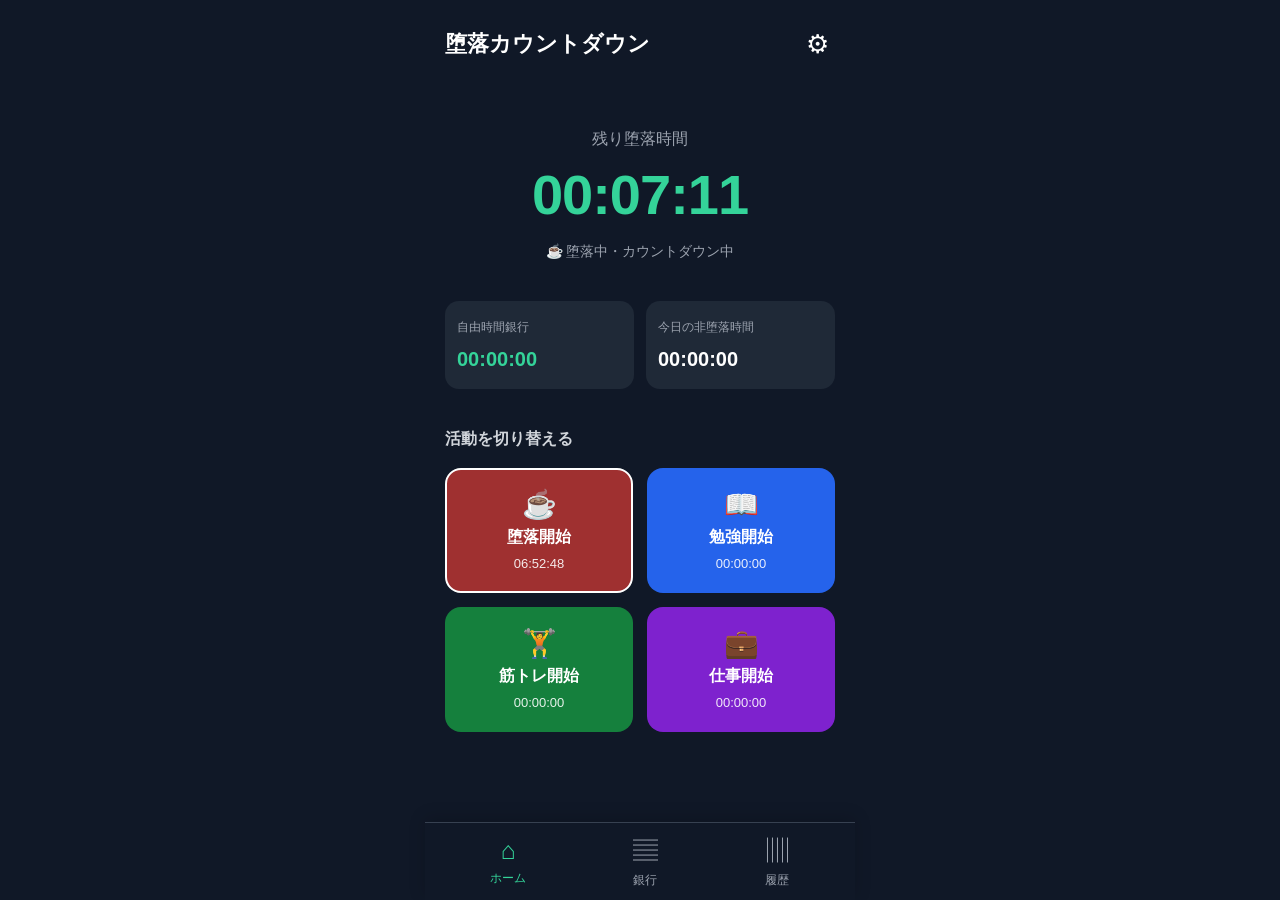
<file: index.html>
<!doctype html>
<html lang="ja">
<head>
  <meta charset="utf-8">
  <meta name="viewport" content="width=device-width, initial-scale=1, viewport-fit=cover">
  <meta name="theme-color" content="#101827">
  <title>堕落カウントダウン</title>
  <link rel="manifest" href="manifest.webmanifest">
  <meta name="apple-mobile-web-app-capable" content="yes">
  <meta name="apple-mobile-web-app-status-bar-style" content="black-translucent">
  <meta name="apple-mobile-web-app-title" content="堕落カウント">
  <link rel="apple-touch-icon" href="icons/apple-touch-icon.png">
  <link rel="icon" type="image/png" sizes="192x192" href="icons/icon-192.png">
  <link rel="stylesheet" href="style.css">
  <script src="script.js" defer></script>
</head>
<body>
  <aside id="update-notice" class="update-notice" role="status" aria-live="polite" hidden>
    <div class="update-notice__text"><strong>アップデートがあります</strong><span>新しいバージョンを利用できます。</span></div>
    <div class="update-notice__actions"><button type="button" id="update-now">今すぐ更新</button><button type="button" id="update-later">あとで</button></div>
  </aside>
  <main class="app">
    <header class="header"><h1>堕落カウントダウン</h1><button id="settings" type="button" aria-label="設定">⚙</button></header>
    <section id="home-page" class="page active">
      <section class="timer"><p class="timer-label">残り堕落時間</p><h2 id="remaining">--:--:--</h2><p id="status">読み込み中...</p></section>
      <section class="summary"><div class="card"><p>自由時間銀行</p><strong id="bank">00:00:00</strong></div><div class="card"><p>今日の非堕落時間</p><strong id="productive">00:00:00</strong></div></section>
      <h3 class="section-title">活動を切り替える</h3>
      <section class="activities" id="activities-list"></section>
    </section>
    <section id="bank-page" class="page">
      <h2 class="page-title">自由時間銀行</h2>
      <div class="balance-box"><p>現在の銀行残高</p><strong id="bank-large">00:00:00</strong><small id="bank-warning"></small></div>
      <div class="card bank-info"><div><span>今日の貯蓄見込み</span><b id="saving-estimate">00:00:00</b></div><div><span>今日の手動引き出し</span><b id="withdrawn-today">00:00:00</b></div></div>
      <h3 class="section-title">時間を引き出す</h3>
      <div class="withdraw-grid"><button data-minutes="15">15分</button><button data-minutes="30">30分</button><button data-minutes="60">1時間</button><button data-minutes="120">2時間</button></div>
      <form id="withdraw-form" class="custom-withdraw"><label>自由入力 <input id="withdraw-hours" type="number" min="0" max="999" value="0" inputmode="numeric"> 時間</label><label><input id="withdraw-minutes" type="number" min="0" max="59" value="30" inputmode="numeric"> 分</label><button type="submit">引き出す</button></form>
      <p id="withdraw-message" class="hint" role="status"></p>
      <button id="bank-graph-button" class="graph-link" type="button">📈 銀行残高のグラフを見る</button>
      <h3 class="section-title">最近の取引</h3><div id="transactions" class="card transactions"></div>
    </section>
    <section id="graphs-page" class="page">
      <div class="settings-heading"><h2 class="page-title">記録グラフ</h2></div>
      <div class="chart-tabs" role="group" aria-label="グラフの種類">
        <button type="button" data-chart="activity" class="active">活動時間</button>
        <button type="button" data-chart="timeline">1日の時間帯</button>
        <button type="button" data-chart="bank">銀行残高</button>
      </div>
      <div id="activity-chart-panel">
        <div class="chart-tabs period-tabs" role="group" aria-label="集計期間">
          <button type="button" data-period="day" class="active">日別</button>
          <button type="button" data-period="week">週間</button>
          <button type="button" data-period="month">月間</button>
        </div>
        <div class="card chart-card">
          <h3>活動時間の内訳</h3>
          <p class="hint">堕落時間と非堕落時間の比較（時間）</p>
          <div id="activity-chart" class="chart-bars"></div>
          <div id="activity-legend" class="chart-legend"></div>
        </div>
        <div id="activity-chart-summary" class="card chart-summary"></div>
      </div>
      <div id="timeline-chart-panel" hidden>
        <div class="card chart-card">
          <h3>1日の活動タイムライン</h3>
          <p class="hint">横軸：時刻（0:00〜24:00）／縦軸：活動項目。堕落は最下段に赤色で表示します。</p>
          <label class="timeline-date-label">日付 <select id="timeline-date" aria-label="グラフの日付"></select></label>
          <div id="timeline-chart" class="timeline-chart"></div>
          <p id="timeline-note" class="hint"></p>
        </div>
      </div>
      <div id="bank-chart-panel" hidden>
        <div class="card chart-card">
          <h3>銀行残高の推移</h3>
          <p class="hint">直近30日・日末残高（当日は現在残高）</p>
          <div id="bank-chart"></div>
        </div>
        <div id="bank-chart-summary" class="card chart-summary"></div>
      </div>
      <p class="hint chart-footnote">グラフはこの端末に保存されている記録を使用します。記録のない過去の日は表示されません。</p>
    </section>
    <section id="history-page" class="page"><h2 class="page-title">活動記録の修正</h2><p class="hint">日付・時間帯・変更後の項目を選ぶだけで修正できます。旧版の集計のみの記録は編集できません。</p><button type="button" id="history-graphs" class="graph-link">📊 記録グラフを見る</button><div id="history-list"></div></section>
    <section id="settings-page" class="page">
      <a href="./stage10a_lab.html" style="display:block;padding:16px;margin:16px 0;background:#334155;color:white;border-radius:10px;text-align:center;">第10段階Aを開く</a>
      <a href="./stage10d_iphone_preflight.html"
      style="display:block;padding:16px;margin:16px 0;background:#334155;color:white;border-radius:10px;text-align:center;">
      第10段階Dを開く
      </a>

      <a href="./stage10f_iphone_update.html"
      style="display:block;padding:16px;margin:16px 0;background:#334155;color:white;border-radius:10px;text-align:center;">
      第10段階Fを開く
      </a>

      <div class="settings-heading"><h2 class="page-title">設定</h2></div>
      <form id="settings-form" class="card settings-form">
        <label for="wake-time">毎日の起床予定時刻</label>
        <div class="wake-time-wrap"><input id="wake-time" type="time" required></div>
        <p class="hint">予定時刻から、寝ていても堕落時間を自動計算します。</p>
        <label for="goal-hours">1日の非堕落時間の目標</label>
        <div class="goal-inputs"><input id="goal-hours" type="number" min="0" max="23" required inputmode="numeric"><span>時間</span><input id="goal-minutes" type="number" min="0" max="59" required inputmode="numeric"><span>分</span></div>
        <p class="hint">堕落以外の活動の合計目標です。</p>
        <button class="save-settings" type="submit">設定を保存</button>
        <p id="settings-message" class="hint" role="status"></p>
      </form>
      <section class="activity-settings">
        <h3 class="section-title">活動のカスタマイズ</h3>
        <p class="hint">堕落以外の活動を追加・編集できます。その他の活動は2個まで追加できます。削除した活動の過去の記録は残ります。</p>
        <div id="activity-editor"></div>
        <form id="add-activity-form" class="card editor-form">
          <h3>新しい活動を追加</h3>
          <label>活動名 <input id="new-activity-name" maxlength="12" placeholder="例：読書" required></label>
          <label>アイコン <input id="new-activity-icon" maxlength="8" value="📚" required></label>
          <label>色 <input id="new-activity-color" type="color" value="#0f766e"></label>
          <button class="save-settings" type="submit">活動を追加</button>
        </form>
        <p id="activity-message" class="hint" role="status"></p>
      </section>
      <section class="backup-settings" aria-labelledby="backup-title">
        <h3 id="backup-title" class="section-title">データのバックアップ・復元</h3>
        <div class="card backup-card">
          <p class="hint">活動記録・銀行残高・設定を、この端末にJSONファイルとして保存できます。</p>
          <button id="export-backup" type="button" class="save-settings">⬇ バックアップを保存</button>
          <label class="backup-file-label" for="import-backup">復元するバックアップファイル</label>
          <input id="import-backup" type="file" accept=".json,application/json">
          <button id="restore-backup" type="button" class="restore-button">⬆ バックアップから復元</button>
          <p class="hint backup-warning">復元すると現在の記録は上書きされます。復元前にバックアップを保存してください。</p>
          <p id="backup-message" class="hint" role="status" aria-live="polite"></p>
        </div>
      </section>
      <p class="hint settings-note">今日の計測が始まっている場合は、記録を壊さないよう変更を翌日から適用します。</p>
    </section>
    <nav class="bottom-nav" aria-label="画面切り替え"><button class="nav-item active" data-page="home" type="button"><span class="nav-icon">⌂</span><span>ホーム</span></button><button class="nav-item" data-page="bank" type="button"><span class="nav-icon">▤</span><span>銀行</span></button><button class="nav-item" data-page="history" type="button"><span class="nav-icon">▥</span><span>履歴</span></button></nav>
  </main>
</body>
</html>
</file>
<file: style.css>
* {
  box-sizing:border-box;
}

body {
  margin:0;
  background:#101827;
  color:#fff;
  font-family:Arial,"Helvetica Neue",sans-serif;
}

button,input {
  font:inherit;
}

button {
  cursor:pointer;
}

.app {
  max-width:430px;
  min-height:100dvh;
  margin:auto;
  padding:24px 20px calc(110px + env(safe-area-inset-bottom, 0px));
}

.header {
  display:flex;
  align-items:center;
  justify-content:space-between;
}

.header h1 {
  margin:0;
  font-size:22px;
}

.header button {
  border:0;
  background:none;
  color:white;
  font-size:26px;
}

.page {
  display:none;
}

.page.active {
  display:block;
}

.timer {
  text-align:center;
  margin:65px 0 40px;
}

.timer-label {
  color:#9ca3af;
  font-size:16px;
  margin-bottom:12px;
}

.timer h2 {
  margin:0;
  color:#34d399;
  font-size:clamp(40px,11vw,56px);
  font-variant-numeric:tabular-nums;
  letter-spacing:-1px;
}

#status {
  color:#9ca3af;
  font-size:14px;
  margin-top:16px;
}

.summary {
  display:grid;
  grid-template-columns:repeat(2,minmax(0,1fr));
  gap:12px;
}

.card {
  min-width:0;
  background:#1f2937;
  border-radius:14px;
  padding:18px 12px;
}

.card p {
  color:#9ca3af;
  font-size:12px;
  margin:0 0 12px;
}

.card strong {
  display:block;
  color:#34d399;
  font-size:clamp(15px,4.5vw,20px);
  font-variant-numeric:tabular-nums;
  white-space:nowrap;
}

#productive {
  color:#fff;
}

.section-title {
  color:#d1d5db;
  font-size:16px;
  font-weight:600;
  margin:40px 0 18px;
}

.activities {
  display:grid;
  grid-template-columns:repeat(2,minmax(0,1fr));
  gap:14px;
}

.activity {
  min-width:0;
  min-height:125px;
  border:2px solid transparent;
  border-radius:16px;
  color:white;
  display:flex;
  flex-direction:column;
  justify-content:center;
  align-items:center;
  gap:8px;
  padding:14px 8px;
  transition:transform .15s,border-color .15s;
}

.activity:active {
  transform:scale(.97);
}

.activity.selected {
  border-color:#fff;
}

.activity-icon {
  font-size:28px;
  line-height:1;
}

.activity-name {
  font-size:16px;
  font-weight:600;
}

.activity small {
  font-size:13px;
  font-weight:500;
  opacity:.9;
  font-variant-numeric:tabular-nums;
}

.daraku {
  background:#9f3030;
}

.study {
  background:#2563eb;
}

.workout {
  background:#15803d;
}

.work {
  background:#7e22ce;
}

/* Instagram / YouTube のように、画面下部に常時固定するナビゲーション */
.bottom-nav {
  position:fixed;
  bottom:0;
  left:50%;
  transform:translateX(-50%);
  z-index:100;
  display:flex;
  justify-content:space-around;
  align-items:center;
  width:100%;
  max-width:430px;
  min-height:68px;
  margin:0;
  padding:10px 12px calc(10px + env(safe-area-inset-bottom, 0px));
  border-top:1px solid #374151;
  background:#101827;
  box-shadow:0 -4px 16px rgba(0,0,0,.16);
}

.nav-item {
  border:0;
  background:none;
  color:#9ca3af;
  display:flex;
  flex-direction:column;
  align-items:center;
  gap:5px;
  font-size:12px;
}

.nav-icon {
  font-size:25px;
}

.nav-item.active {
  color:#34d399;
}

.page-title {
  font-size:23px;
  margin:38px 0 25px;
}

.balance-box {
  text-align:center;
  padding:22px 0;
}

.balance-box p {
  font-size:14px;
  color:#9ca3af;
}

.balance-box strong {
  display:block;
  font-size:clamp(36px,10vw,48px);
  color:#34d399;
  font-variant-numeric:tabular-nums;
}

.balance-box small {
  display:block;
  min-height:20px;
  margin-top:10px;
  color:#f87171;
}

.bank-info {
  display:grid;
  gap:18px;
}

.bank-info div {
  display:flex;
  justify-content:space-between;
  gap:8px;
  font-size:13px;
}

.bank-info span {
  color:#9ca3af;
}

.bank-info b {
  font-variant-numeric:tabular-nums;
}

.withdraw-grid {
  display:grid;
  grid-template-columns:repeat(4,minmax(0,1fr));
  gap:8px;
}

.withdraw-grid button,.custom-withdraw button {
  border:0;
  border-radius:10px;
  background:#253247;
  color:#fff;
  padding:13px 4px;
  font-size:13px;
}

.withdraw-grid button:disabled,.custom-withdraw button:disabled {
  opacity:.4;
  cursor:not-allowed;
}

.custom-withdraw {
  display:flex;
  align-items:center;
  flex-wrap:wrap;
  gap:8px;
  margin-top:14px;
  font-size:12px;
}

.custom-withdraw input {
  width:55px;
  padding:9px 5px;
  border:1px solid #475569;
  border-radius:8px;
  background:#1f2937;
  color:white;
}

.custom-withdraw button {
  background:#047857;
  padding:12px;
}

.hint {
  font-size:12px;
  color:#9ca3af;
  line-height:1.6;
}

.transactions {
  display:grid;
  gap:12px;
}

.transaction {
  display:flex;
  justify-content:space-between;
  gap:8px;
  padding-bottom:10px;
  border-bottom:1px solid #374151;
  font-size:13px;
}

.transaction:last-child {
  border:0;
  padding:0;
}

.transaction small {
  display:block;
  color:#9ca3af;
  margin-top:5px;
}

.positive {
  color:#34d399!important;
}

.negative {
  color:#f87171!important;
}

.history-card {
  margin-bottom:12px;
  display:grid;
  gap:9px;
}

.history-card h3 {
  font-size:15px;
  margin:0 0 4px;
}

.history-card div {
  display:flex;
  justify-content:space-between;
  gap:8px;
  font-size:13px;
}

.history-card span {
  color:#9ca3af;
}

@media(max-width:360px) {
  .app {
    padding-left:14px;
    padding-right:14px;
  }

  .header h1 {
    font-size:19px;
  }

  .activity-name {
    font-size:14px;
  }

  .activity small {
    font-size:12px;
  }

}

/* 設定画面 */
.settings-heading { display:flex;align-items:center;gap:15px; }
.settings-heading button { background:none;border:0;color:white;font-size:26px; }
.settings-form { display:flex;flex-direction:column;gap:12px; }
.settings-form label { font-weight:600;font-size:14px; }
.settings-form input { background:#101827;border:1px solid #475569;border-radius:10px;color:white;padding:12px;font-size:17px;max-width:100%; }
.settings-form input[type=time] { width:100%;color-scheme:dark; }
.goal-inputs { display:flex;align-items:center;gap:10px; }
.goal-inputs input { width:76px; }
.goal-inputs span { color:#d1d5db;font-size:14px; }
.settings-form .hint { margin:0 0 12px; }
.save-settings { border:0;border-radius:12px;background:#047857;color:white;font-weight:700;padding:15px; }
.settings-note { margin-top:18px; }

/* 活動のカスタマイズ */
.activity-settings { margin-top:34px; }
#activity-editor { display:grid;gap:12px; }
.editor-form { display:flex;flex-direction:column;gap:12px;margin-bottom:12px; }
.editor-form h3 { margin:0;font-size:15px; }
.editor-form label { display:flex;justify-content:space-between;align-items:center;gap:10px;font-size:13px;color:#d1d5db; }
.editor-form input:not([type=color]) { width:min(65%,220px);background:#101827;border:1px solid #475569;border-radius:8px;padding:10px;color:#fff; }
.editor-form input[type=color] { width:70px;height:38px;padding:2px;border:1px solid #475569;background:#101827;border-radius:8px; }
.editor-actions { display:flex;gap:10px; }
.editor-actions button { flex:1;border:0;border-radius:10px;background:#047857;color:#fff;padding:12px 5px;font-size:13px; }
.editor-actions .delete-activity { background:#7f1d1d; }


/* 履歴・銀行グラフ */
.graph-link {
  display:block;
  width:100%;
  padding:14px;
  margin:18px 0;
  background:#253247;
  color:#e5e7eb;
  border:1px solid #475569;
  border-radius:12px;
  font-weight:600;
}
.chart-tabs { display:flex;gap:8px;margin:18px 0; }
.chart-tabs button { flex:1;min-width:0;padding:12px 6px;background:#253247;color:#cbd5e1;border:1px solid #475569;border-radius:10px;font-size:13px; }
.chart-tabs button.active { background:#047857;border-color:#34d399;color:white;font-weight:700; }
.period-tabs { margin-top:8px; }
.chart-card { padding:18px 12px;margin-bottom:12px; }
.chart-card h3 { font-size:16px;margin:0 0 8px; }
.chart-card .hint { margin:0 0 20px; }
.chart-bars { display:flex;align-items:stretch;justify-content:space-around;gap:7px;min-height:235px;overflow-x:auto;padding-bottom:8px; }
.chart-column { display:flex;flex:1;min-width:31px;max-width:75px;flex-direction:column;align-items:center;gap:6px; }
.chart-column .bar-value { color:#d1d5db;font-size:10px;white-space:nowrap; }
.chart-column .bar-track { width:100%;height:175px;display:flex;flex-direction:column;justify-content:flex-end;border-radius:5px;background:#111827;overflow:hidden; }
.chart-column .bar-part { width:100%;min-height:0; }
.chart-column .bar-label { color:#cbd5e1;font-size:10px;white-space:nowrap;text-align:center; }
.chart-legend { display:flex;flex-wrap:wrap;gap:10px;margin-top:15px; }
.chart-legend span { display:flex;align-items:center;gap:5px;color:#d1d5db;font-size:11px; }
.chart-legend i { display:inline-block;width:10px;height:10px;border-radius:2px; }
.chart-summary { display:grid;gap:12px;margin-bottom:14px; }
.chart-summary div { display:flex;justify-content:space-between;gap:8px;font-size:13px; }
.chart-summary span { color:#9ca3af; }
.chart-summary b { font-variant-numeric:tabular-nums; }
.chart-empty { color:#9ca3af;font-size:13px;text-align:center;padding:48px 0; }
#bank-chart svg { display:block;width:100%;height:auto;overflow:visible; }
.chart-axis { fill:#9ca3af;font-size:10px; }
.chart-gridline { stroke:#374151;stroke-width:1; }
.chart-zero { stroke:#f87171;stroke-width:1;stroke-dasharray:4 3; }
.chart-line { fill:none;stroke:#34d399;stroke-width:2.5;stroke-linecap:round;stroke-linejoin:round; }
.chart-point { fill:#34d399; }
.chart-footnote { margin-top:15px; }
[hidden] { display:none!important; }

/* バックアップ・復元 */
.backup-settings { margin-top:34px; }
.backup-card { display:flex;flex-direction:column;gap:14px; }
.backup-card .hint { margin:0;line-height:1.6; }
.backup-file-label { font-size:14px;font-weight:600; }
#import-backup { width:100%;min-width:0;max-width:100%;color:#e5e7eb;font-size:13px; }
#import-backup::file-selector-button { background:#334155;color:#fff;border:0;border-radius:8px;padding:9px;margin-right:10px; }
.restore-button { border:1px solid #64748b;border-radius:12px;background:#334155;color:#fff;font-weight:700;padding:15px; }
.backup-warning { color:#fbbf24!important; }
#backup-message { min-height:20px;overflow-wrap:anywhere; }

/* iPhone PWA: keep header below the status bar / Dynamic Island. */
.app {
  padding-top: calc(24px + env(safe-area-inset-top, 0px));
}
.header { min-height: 40px; }
.header h1 { overflow-wrap: anywhere; }

/* Settings and graph pages use the persistent bottom navigation. */
.settings-heading { gap: 0; }

/* Native iOS time controls must not overflow their cards. */
.settings-form { min-width: 0; width: 100%; }
.settings-form input[type="time"] {
  display: block;
  width: 100%;
  min-width: 0;
  max-width: 100%;
  box-sizing: border-box;
}
.goal-inputs { min-width: 0; }
.goal-inputs input { min-width: 0; }

/* iOS Safari: constrain native time input inside the settings card. */
.settings-form.card { width:100%; min-width:0; overflow:hidden; }
.wake-time-wrap { display:block; width:100%; min-width:0; max-width:100%; overflow:hidden; border:1px solid #475569; border-radius:10px; background:#101827; }
.wake-time-wrap #wake-time { display:block; width:100%; min-width:0; max-width:100%; height:54px; margin:0; padding:10px 12px; border:0; border-radius:0; background:transparent; color:#fff; font-size:17px; box-sizing:border-box; -webkit-appearance:none; appearance:none; }

/* 第1段階：履歴編集 */
.history-card{margin:12px 0;padding:16px;}
.history-summary-row{display:flex;justify-content:space-between;gap:12px;padding:5px 0;}
.record-editor{display:grid;grid-template-columns:1fr 1fr;gap:10px;border-top:1px solid #475569;padding:14px 0;margin-top:12px;}
.record-editor label{display:flex;flex-direction:column;gap:5px;font-size:13px;}
.record-editor label:first-child{grid-column:1/-1;}
.record-editor input,.record-editor select{min-width:0;width:100%;max-width:100%;padding:9px;border-radius:8px;background:#18243a;color:white;border:1px solid #64748b;box-sizing:border-box;}
.record-editor button,.record-editor p{grid-column:1/-1;}
.record-editor button{padding:10px;border:0;border-radius:9px;background:#2563eb;color:white;font-weight:bold;}

/* 1つに統合した記録編集パネル */
.compact-history-editor{display:flex;flex-direction:column;gap:12px;margin:14px 0;padding:16px;}
.compact-history-editor h3{margin:0 0 2px;}
.compact-history-editor label{display:flex;flex-direction:column;gap:5px;font-size:13px;}
.compact-history-editor input,.compact-history-editor select{width:100%;min-width:0;box-sizing:border-box;padding:10px;border-radius:9px;border:1px solid #64748b;background:#18243a;color:#fff;}
.compact-time-row{display:grid;grid-template-columns:minmax(0,1fr) minmax(0,1fr);gap:10px;}
.compact-history-editor button{padding:12px;border:0;border-radius:9px;background:#2563eb;color:white;font-weight:bold;}
.compact-history-editor button:disabled{opacity:.45;}
.compact-history-editor .hint{margin:0;}
.history-details{margin:14px 0;}
.history-details>summary{cursor:pointer;padding:12px 4px;}

/* 1日の時間帯グラフ */
.timeline-date-label{display:flex;align-items:center;justify-content:space-between;gap:12px;margin:14px 0;color:#cbd5e1;font-size:14px}
.timeline-date-label select{background:#1e293b;color:#fff;border:1px solid #475569;border-radius:8px;padding:8px;max-width:70%}
.timeline-chart{margin-top:14px;overflow-x:auto}
.timeline-axis,.timeline-row{display:grid;grid-template-columns:78px minmax(0,1fr);gap:8px;align-items:center}
.timeline-axis{margin-bottom:8px}
.timeline-hours{display:flex;justify-content:space-between;font-size:10px;color:#94a3b8;font-variant-numeric:tabular-nums}
.timeline-row{margin:7px 0}
.timeline-name{font-size:12px;overflow:hidden;text-overflow:ellipsis;white-space:nowrap}
.timeline-track{height:24px;position:relative;border-radius:4px;background:repeating-linear-gradient(to right,transparent 0,transparent calc(25% - 1px),#334155 calc(25% - 1px),#334155 25%),#172235;overflow:hidden}
.timeline-block{position:absolute;top:3px;height:18px;border-radius:3px;min-width:1px;opacity:.96}
.timeline-row:last-child .timeline-name{color:#f87171;font-weight:bold}

/* Ver.2.1: iPhone Safari time inputs must not overlap or overflow. */
.compact-history-editor{min-width:0;max-width:100%;box-sizing:border-box;}
.compact-time-row{width:100%;min-width:0;max-width:100%;grid-template-columns:repeat(2,minmax(0,1fr));gap:12px;}
.compact-time-row>label{min-width:0;max-width:100%;overflow:hidden;}
.compact-time-input{display:block;width:100%;min-width:0;max-width:100%;overflow:hidden;border:1px solid #64748b;border-radius:9px;background:#18243a;box-sizing:border-box;}
.compact-history-editor .compact-time-input input[type="time"]{display:block;width:100%;min-width:0;max-width:100%;height:48px;margin:0;padding:8px 6px;border:0;border-radius:0;box-sizing:border-box;background:transparent;color:#fff;font-size:16px;-webkit-appearance:none;appearance:none;color-scheme:dark;}

/* Ver.2.2: PWA update notice */
.update-notice[hidden] { display: none !important; }
.update-notice { position: fixed; z-index: 10000; top: max(12px, env(safe-area-inset-top)); left: 12px; right: 12px; max-width: 520px; margin: 0 auto; padding: 14px; border: 1px solid #475569; border-radius: 14px; background: #1e293b; color: #f8fafc; box-shadow: 0 12px 32px #0008; }
.update-notice__text { display: flex; flex-direction: column; gap: 4px; font-size: 14px; }
.update-notice__text span { color: #cbd5e1; font-size: 12px; }
.update-notice__actions { display: flex; gap: 10px; margin-top: 12px; }
.update-notice__actions button { flex: 1; min-width: 0; border: 0; border-radius: 9px; padding: 11px 8px; font: inherit; font-size: 13px; cursor: pointer; }
#update-now { background: #10b981; color: #052e25; font-weight: 700; }
#update-later { background: #334155; color: #fff; }
</file>
